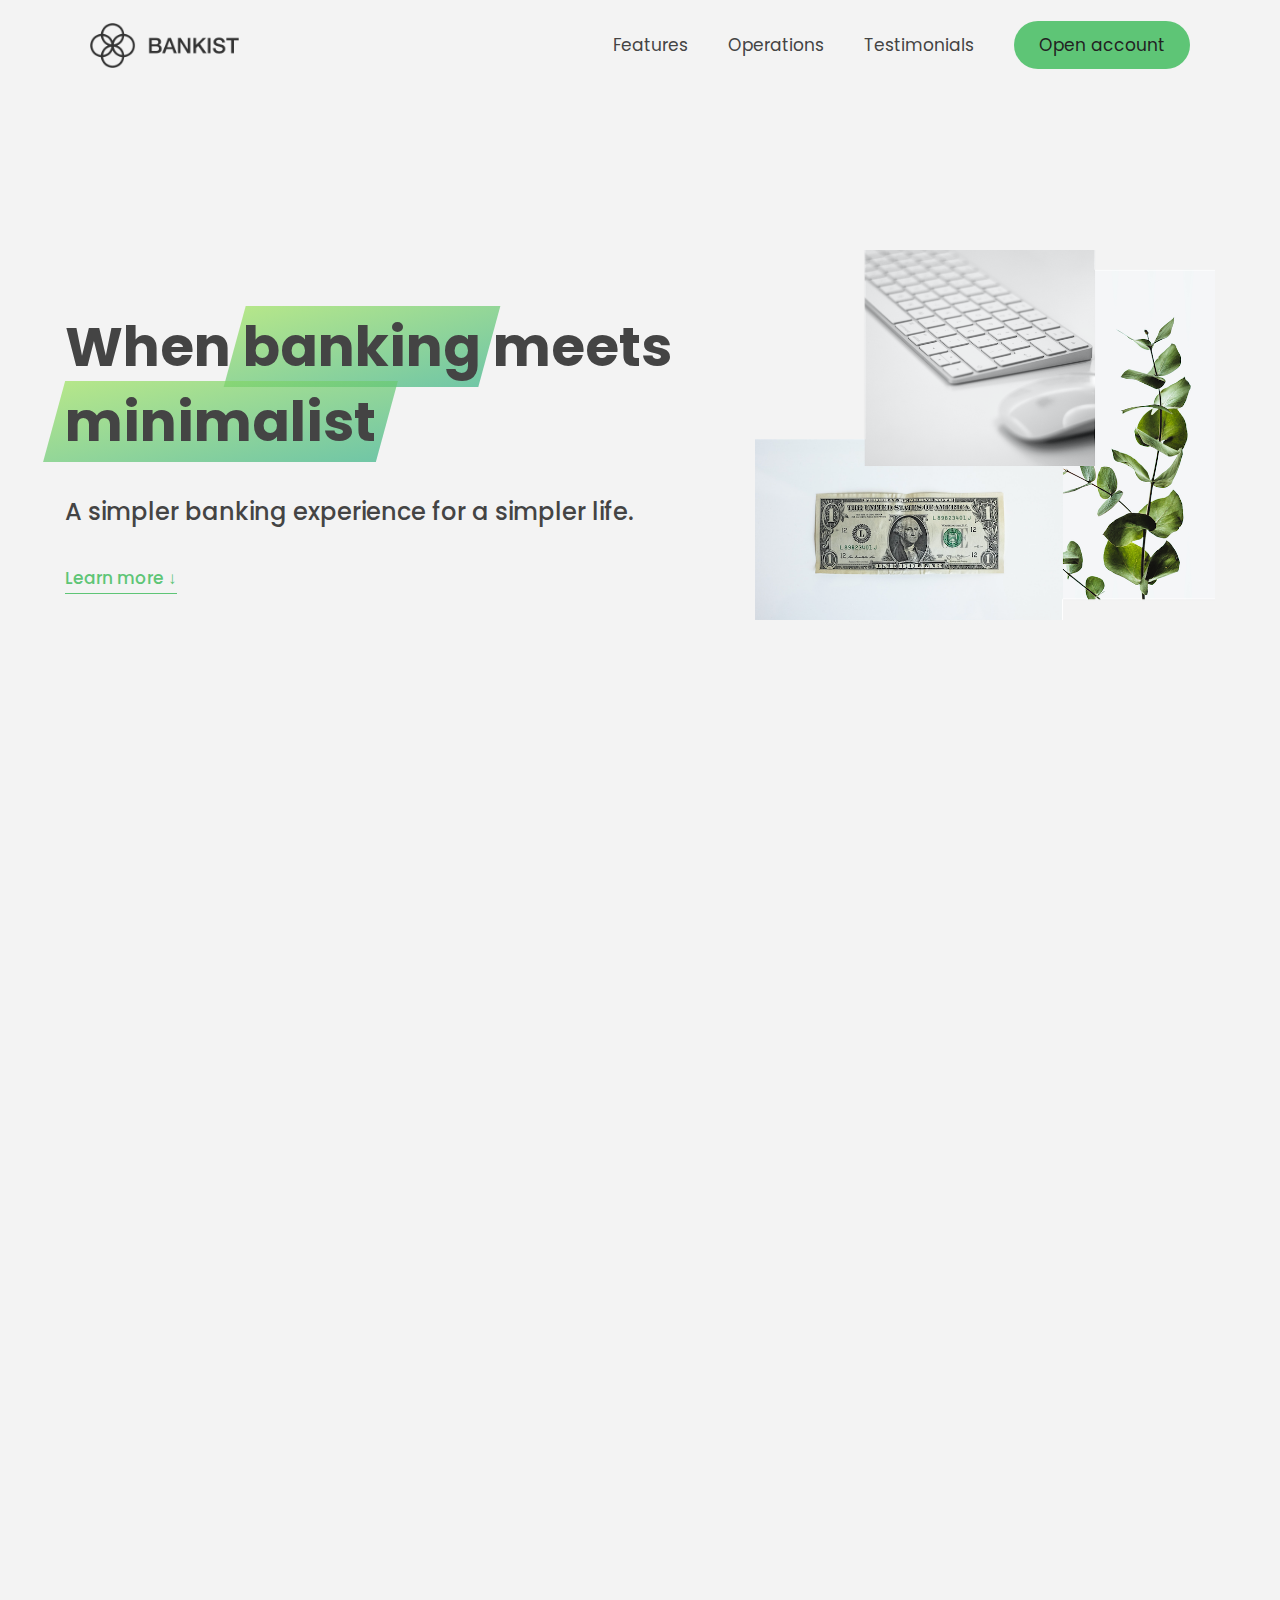
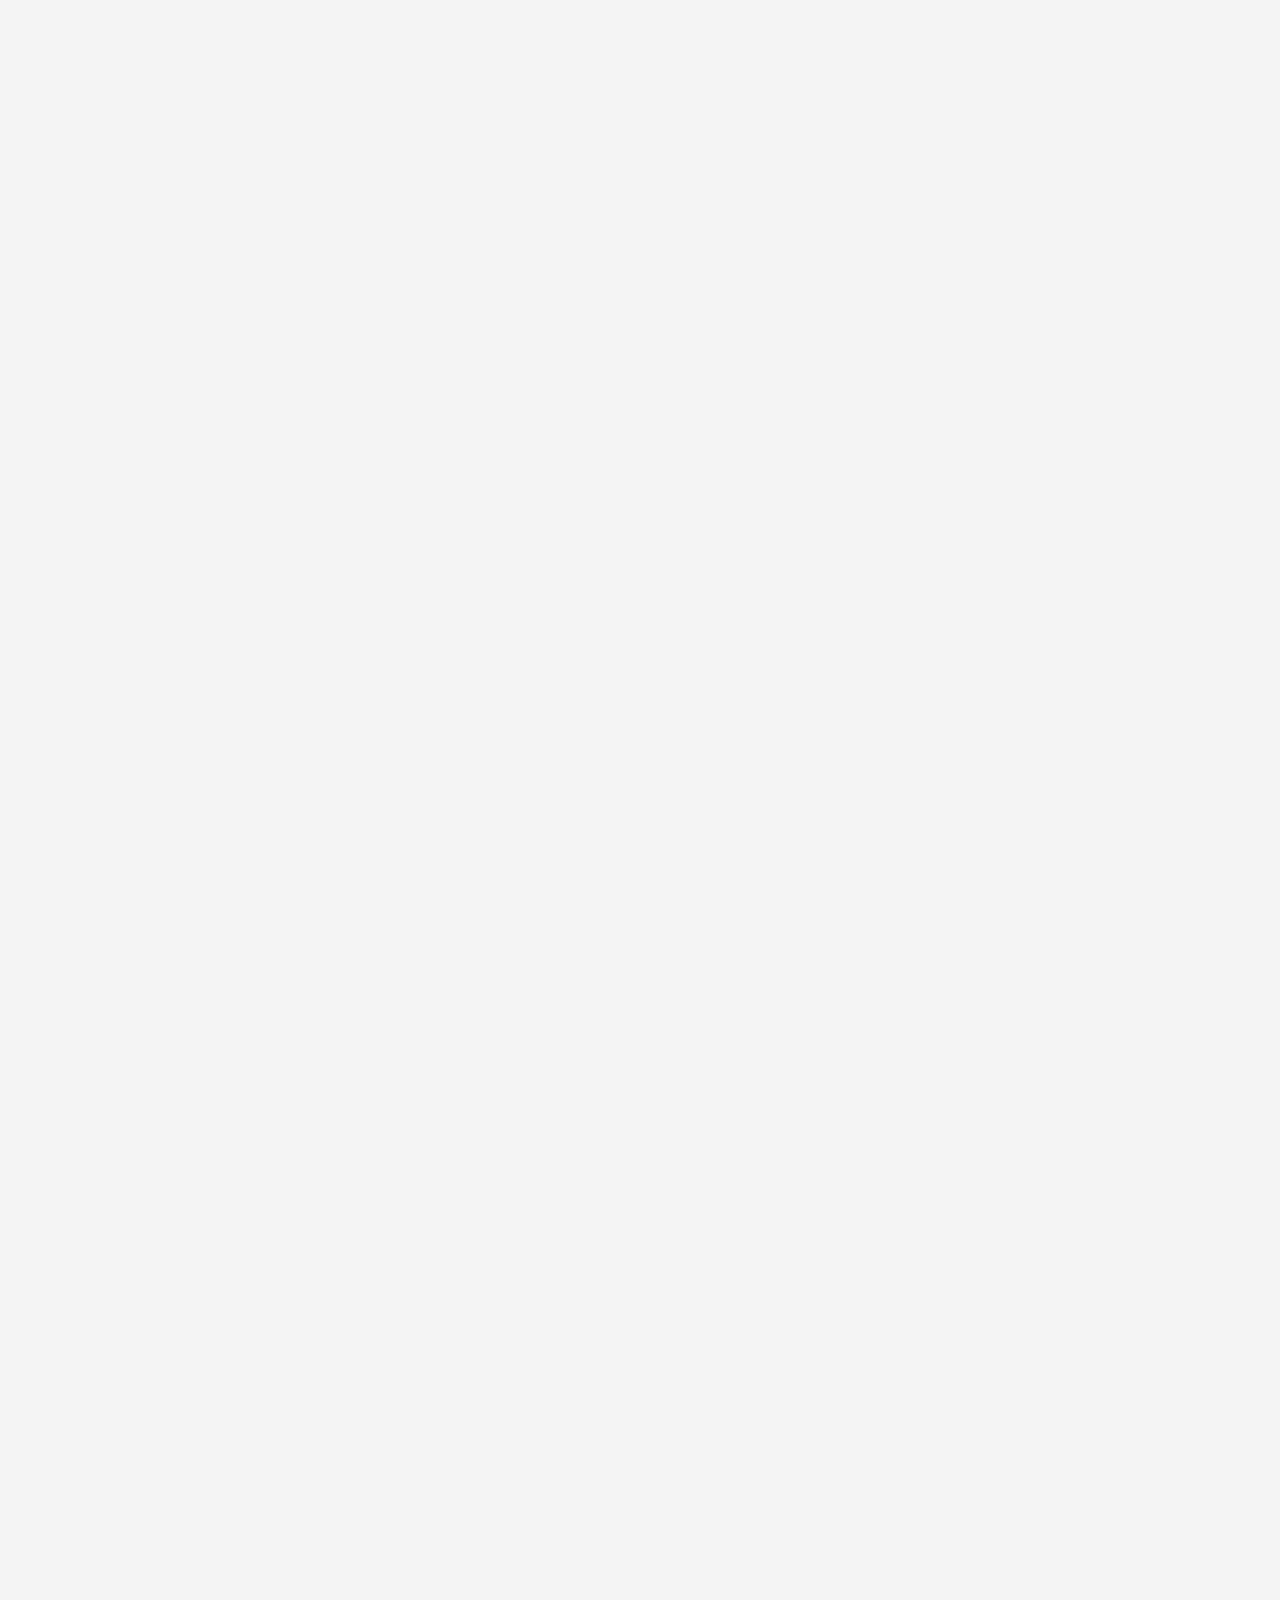
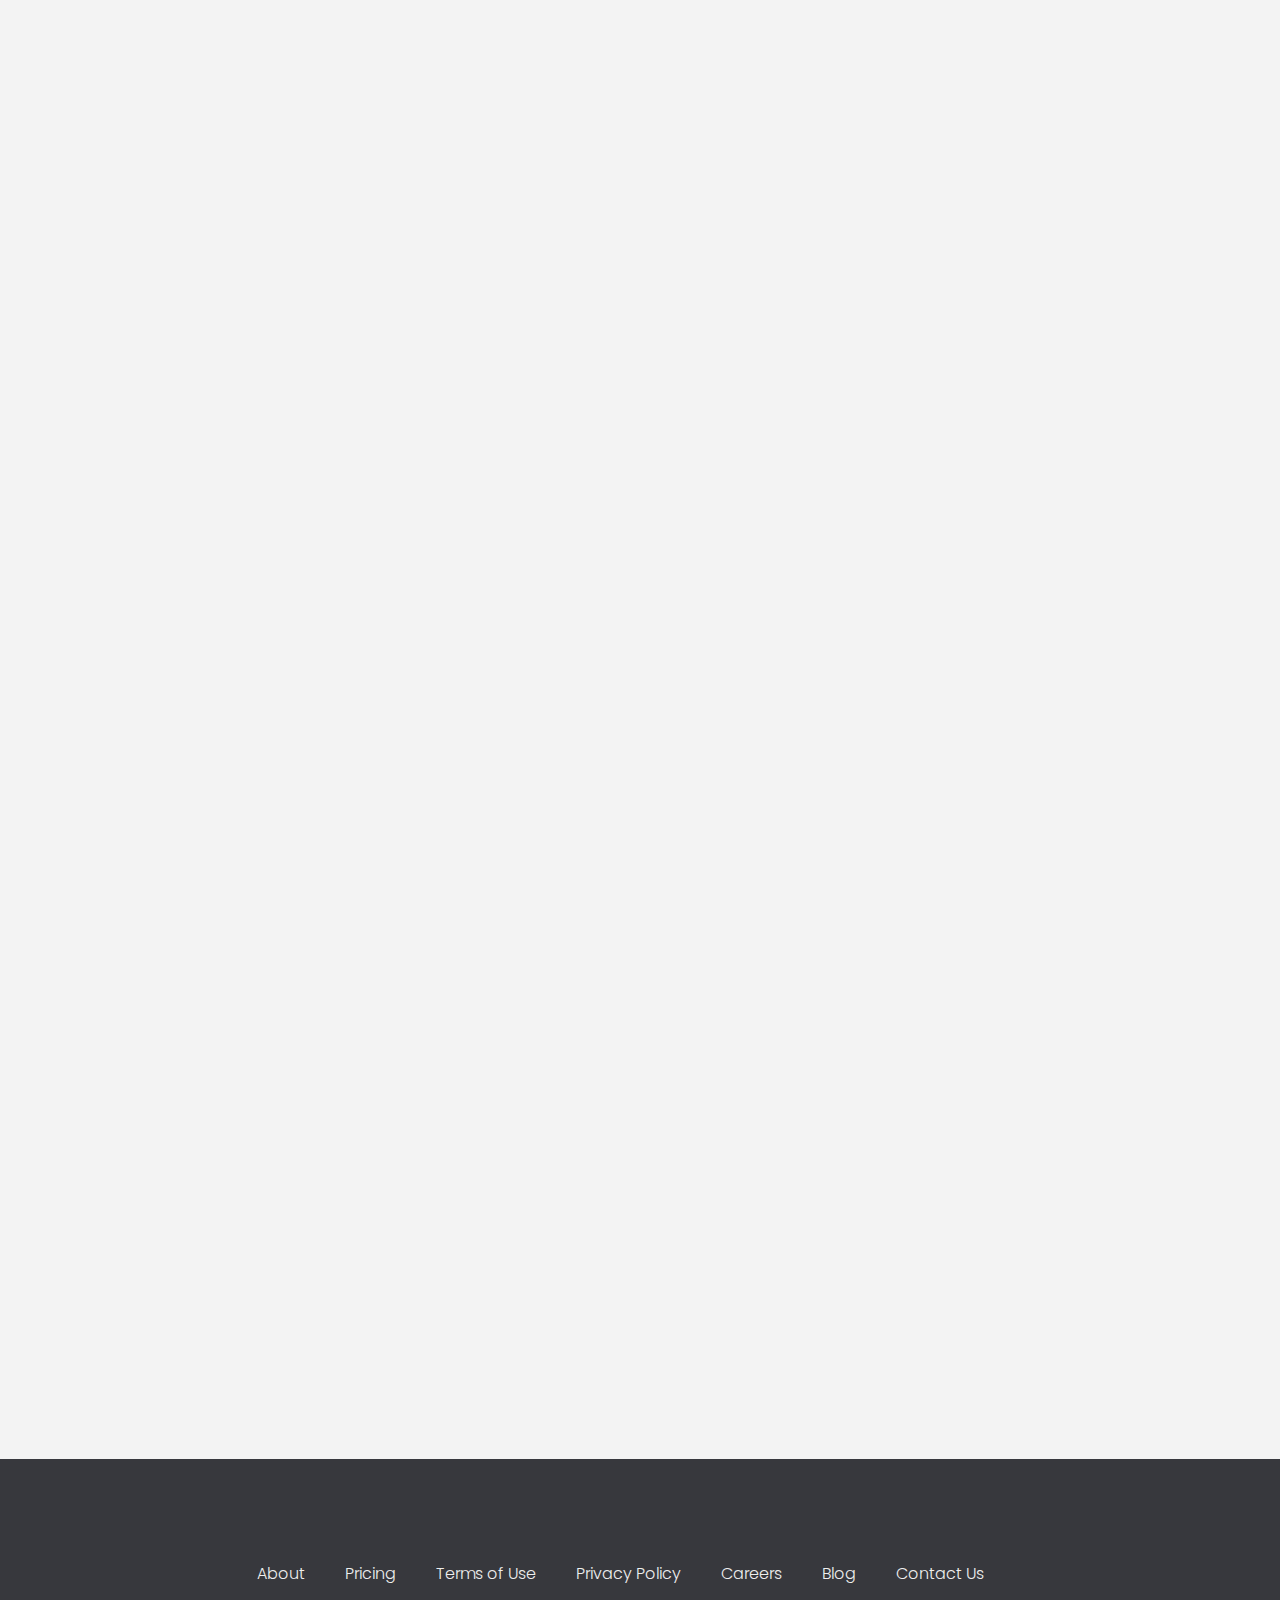
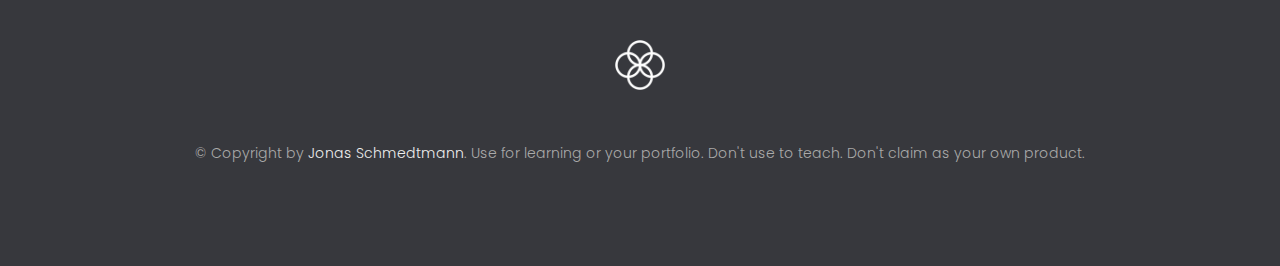
<file: Coding-challenge/Lab5_6/index.html>
<!DOCTYPE html>
<html lang="en">
  <head>
    <meta charset="UTF-8" />
    <meta name="viewport" content="width=device-width, initial-scale=1.0" />
    <meta http-equiv="X-UA-Compatible" content="ie=edge" />
    <link rel="shortcut icon" type="image/png" href="img/icon.png" />

    <link
      href="https://fonts.googleapis.com/css?family=Poppins:300,400,500,600&display=swap"
      rel="stylesheet"
    />
    <link rel="stylesheet" href="style.css" />
    <title>Bankist | When Banking meets Minimalist</title>

    <script defer src="script.js"></script>
  </head>
  <body>
    <header class="header">
      <nav class="nav">
        <img
          src="img/logo.png"
          alt="Bankist logo"
          class="nav__logo"
          id="logo"
          designer="Jonas"
          data-version-number="3.0"
        />
        <ul class="nav__links">
          <li class="nav__item">
            <a class="nav__link" href="#section--1">Features</a>
          </li>
          <li class="nav__item">
            <a class="nav__link" href="#section--2">Operations</a>
          </li>
          <li class="nav__item">
            <a class="nav__link" href="#section--3">Testimonials</a>
          </li>
          <li class="nav__item">
            <a class="nav__link nav__link--btn btn--show-modal" href="#"
              >Open account</a
            >
          </li>
        </ul>
      </nav>

      <div class="header__title">
        <!-- <h1 onclick="alert('HTML alert')"> -->
        <h1>
          When
          <!-- Green highlight effect -->
          <span class="highlight">banking</span>
          meets<br />
          <span class="highlight">minimalist</span>
        </h1>
        <h4>A simpler banking experience for a simpler life.</h4>
        <button class="btn--text btn--scroll-to">Learn more &DownArrow;</button>
        <img
          src="img/hero.png"
          class="header__img"
          alt="Minimalist bank items"
        />
      </div>
    </header>

    <section class="section" id="section--1">
      <div class="section__title">
        <h2 class="section__description">Features</h2>
        <h3 class="section__header">
          Everything you need in a modern bank and more.
        </h3>
      </div>

      <div class="features">
        <img
          src="img/digital-lazy.jpg"
          data-src="img/digital.jpg"
          alt="Computer"
          class="features__img lazy-img"
        />
        <div class="features__feature">
          <div class="features__icon">
            <svg>
              <use xlink:href="img/icons.svg#icon-monitor"></use>
            </svg>
          </div>
          <h5 class="features__header">100% digital bank</h5>
          <p>
            Lorem ipsum dolor sit amet consectetur adipisicing elit. Unde alias
            sint quos? Accusantium a fugiat porro reiciendis saepe quibusdam
            debitis ducimus.
          </p>
        </div>

        <div class="features__feature">
          <div class="features__icon">
            <svg>
              <use xlink:href="img/icons.svg#icon-trending-up"></use>
            </svg>
          </div>
          <h5 class="features__header">Watch your money grow</h5>
          <p>
            Nesciunt quos autem dolorum voluptates cum dolores dicta fuga
            inventore ab? Nulla incidunt eius numquam sequi iste pariatur
            quibusdam!
          </p>
        </div>
        <img
          src="img/grow-lazy.jpg"
          data-src="img/grow.jpg"
          alt="Plant"
          class="features__img lazy-img"
        />

        <img
          src="img/card-lazy.jpg"
          data-src="img/card.jpg"
          alt="Credit card"
          class="features__img lazy-img"
        />
        <div class="features__feature">
          <div class="features__icon">
            <svg>
              <use xlink:href="img/icons.svg#icon-credit-card"></use>
            </svg>
          </div>
          <h5 class="features__header">Free debit card included</h5>
          <p>
            Quasi, fugit in cumque cupiditate reprehenderit debitis animi enim
            eveniet consequatur odit quam quos possimus assumenda dicta fuga
            inventore ab.
          </p>
        </div>
      </div>
    </section>

    <section class="section" id="section--2">
      <div class="section__title">
        <h2 class="section__description">Operations</h2>
        <h3 class="section__header">
          Everything as simple as possible, but no simpler.
        </h3>
      </div>

      <div class="operations">
        <div class="operations__tab-container">
          <button
            class="btn operations__tab operations__tab--1 operations__tab--active"
            data-tab="1"
          >
            <span>01</span>Instant Transfers
          </button>
          <button class="btn operations__tab operations__tab--2" data-tab="2">
            <span>02</span>Instant Loans
          </button>
          <button class="btn operations__tab operations__tab--3" data-tab="3">
            <span>03</span>Instant Closing
          </button>
        </div>
        <div
          class="operations__content operations__content--1 operations__content--active"
        >
          <div class="operations__icon operations__icon--1">
            <svg>
              <use xlink:href="img/icons.svg#icon-upload"></use>
            </svg>
          </div>
          <h5 class="operations__header">
            Tranfser money to anyone, instantly! No fees, no BS.
          </h5>
          <p>
            Lorem ipsum dolor sit amet, consectetur adipisicing elit, sed do
            eiusmod tempor incididunt ut labore et dolore magna aliqua. Ut enim
            ad minim veniam, quis nostrud exercitation ullamco laboris nisi ut
            aliquip ex ea commodo consequat.
          </p>
        </div>

        <div class="operations__content operations__content--2">
          <div class="operations__icon operations__icon--2">
            <svg>
              <use xlink:href="img/icons.svg#icon-home"></use>
            </svg>
          </div>
          <h5 class="operations__header">
            Buy a home or make your dreams come true, with instant loans.
          </h5>
          <p>
            Duis aute irure dolor in reprehenderit in voluptate velit esse
            cillum dolore eu fugiat nulla pariatur. Excepteur sint occaecat
            cupidatat non proident, sunt in culpa qui officia deserunt mollit
            anim id est laborum.
          </p>
        </div>
        <div class="operations__content operations__content--3">
          <div class="operations__icon operations__icon--3">
            <svg>
              <use xlink:href="img/icons.svg#icon-user-x"></use>
            </svg>
          </div>
          <h5 class="operations__header">
            No longer need your account? No problem! Close it instantly.
          </h5>
          <p>
            Excepteur sint occaecat cupidatat non proident, sunt in culpa qui
            officia deserunt mollit anim id est laborum. Ut enim ad minim
            veniam, quis nostrud exercitation ullamco laboris nisi ut aliquip ex
            ea commodo consequat.
          </p>
        </div>
      </div>
    </section>

    <section class="section" id="section--3">
      <div class="section__title section__title--testimonials">
        <h2 class="section__description">Not sure yet?</h2>
        <h3 class="section__header">
          Millions of Bankists are already making their lifes simpler.
        </h3>
      </div>

      <div class="slider">
        <div class="slide">
          <div class="testimonial">
            <h5 class="testimonial__header">Best financial decision ever!</h5>
            <blockquote class="testimonial__text">
              Lorem ipsum dolor sit, amet consectetur adipisicing elit.
              Accusantium quas quisquam non? Quas voluptate nulla minima
              deleniti optio ullam nesciunt, numquam corporis et asperiores
              laboriosam sunt, praesentium suscipit blanditiis. Necessitatibus
              id alias reiciendis, perferendis facere pariatur dolore veniam
              autem esse non voluptatem saepe provident nihil molestiae.
            </blockquote>
            <address class="testimonial__author">
              <img src="img/user-1.jpg" alt="" class="testimonial__photo" />
              <h6 class="testimonial__name">Aarav Lynn</h6>
              <p class="testimonial__location">San Francisco, USA</p>
            </address>
          </div>
        </div>

        <div class="slide">
          <div class="testimonial">
            <h5 class="testimonial__header">
              The last step to becoming a complete minimalist
            </h5>
            <blockquote class="testimonial__text">
              Quisquam itaque deserunt ullam, quia ea repellendus provident,
              ducimus neque ipsam modi voluptatibus doloremque, corrupti
              laborum. Incidunt numquam perferendis veritatis neque repellendus.
              Lorem, ipsum dolor sit amet consectetur adipisicing elit. Illo
              deserunt exercitationem deleniti.
            </blockquote>
            <address class="testimonial__author">
              <img src="img/user-2.jpg" alt="" class="testimonial__photo" />
              <h6 class="testimonial__name">Miyah Miles</h6>
              <p class="testimonial__location">London, UK</p>
            </address>
          </div>
        </div>

        <div class="slide">
          <div class="testimonial">
            <h5 class="testimonial__header">
              Finally free from old-school banks
            </h5>
            <blockquote class="testimonial__text">
              Debitis, nihil sit minus suscipit magni aperiam vel tenetur
              incidunt commodi architecto numquam omnis nulla autem,
              necessitatibus blanditiis modi similique quidem. Odio aliquam
              culpa dicta beatae quod maiores ipsa minus consequatur error sunt,
              deleniti saepe aliquid quos inventore sequi. Necessitatibus id
              alias reiciendis, perferendis facere.
            </blockquote>
            <address class="testimonial__author">
              <img src="img/user-3.jpg" alt="" class="testimonial__photo" />
              <h6 class="testimonial__name">Francisco Gomes</h6>
              <p class="testimonial__location">Lisbon, Portugal</p>
            </address>
          </div>
        </div>

        <button class="slider__btn slider__btn--left">&larr;</button>
        <button class="slider__btn slider__btn--right">&rarr;</button>
        <div class="dots"></div>
      </div>
    </section>

    <section class="section section--sign-up">
      <div class="section__title">
        <h3 class="section__header">
          The best day to join Bankist was one year ago. The second best is
          today!
        </h3>
      </div>
      <button class="btn btn--show-modal">Open your free account today!</button>
    </section>

    <footer class="footer">
      <ul class="footer__nav">
        <li class="footer__item">
          <a class="footer__link" href="#">About</a>
        </li>
        <li class="footer__item">
          <a class="footer__link" href="#">Pricing</a>
        </li>
        <li class="footer__item">
          <a class="footer__link" href="#">Terms of Use</a>
        </li>
        <li class="footer__item">
          <a class="footer__link" href="#">Privacy Policy</a>
        </li>
        <li class="footer__item">
          <a class="footer__link" href="#">Careers</a>
        </li>
        <li class="footer__item">
          <a class="footer__link" href="#">Blog</a>
        </li>
        <li class="footer__item">
          <a class="footer__link" href="#">Contact Us</a>
        </li>
      </ul>
      <img src="img/icon.png" alt="Logo" class="footer__logo" />
      <p class="footer__copyright">
        &copy; Copyright by
        <a
          class="footer__link twitter-link"
          target="_blank"
          href="https://twitter.com/jonasschmedtman"
          >Jonas Schmedtmann</a
        >. Use for learning or your portfolio. Don't use to teach. Don't claim
        as your own product.
      </p>
    </footer>

    <div class="modal hidden">
      <button class="btn--close-modal">&times;</button>
      <h2 class="modal__header">
        Open your bank account <br />
        in just <span class="highlight">5 minutes</span>
      </h2>
      <form class="modal__form">
        <label>First Name</label>
        <input type="text" />
        <label>Last Name</label>
        <input type="text" />
        <label>Email Address</label>
        <input type="email" />
        <button class="btn">Next step &rarr;</button>
      </form>
    </div>
    <div class="overlay hidden"></div>

    <!-- <script src="script.js"></script> -->
  </body>
</html>
</file>
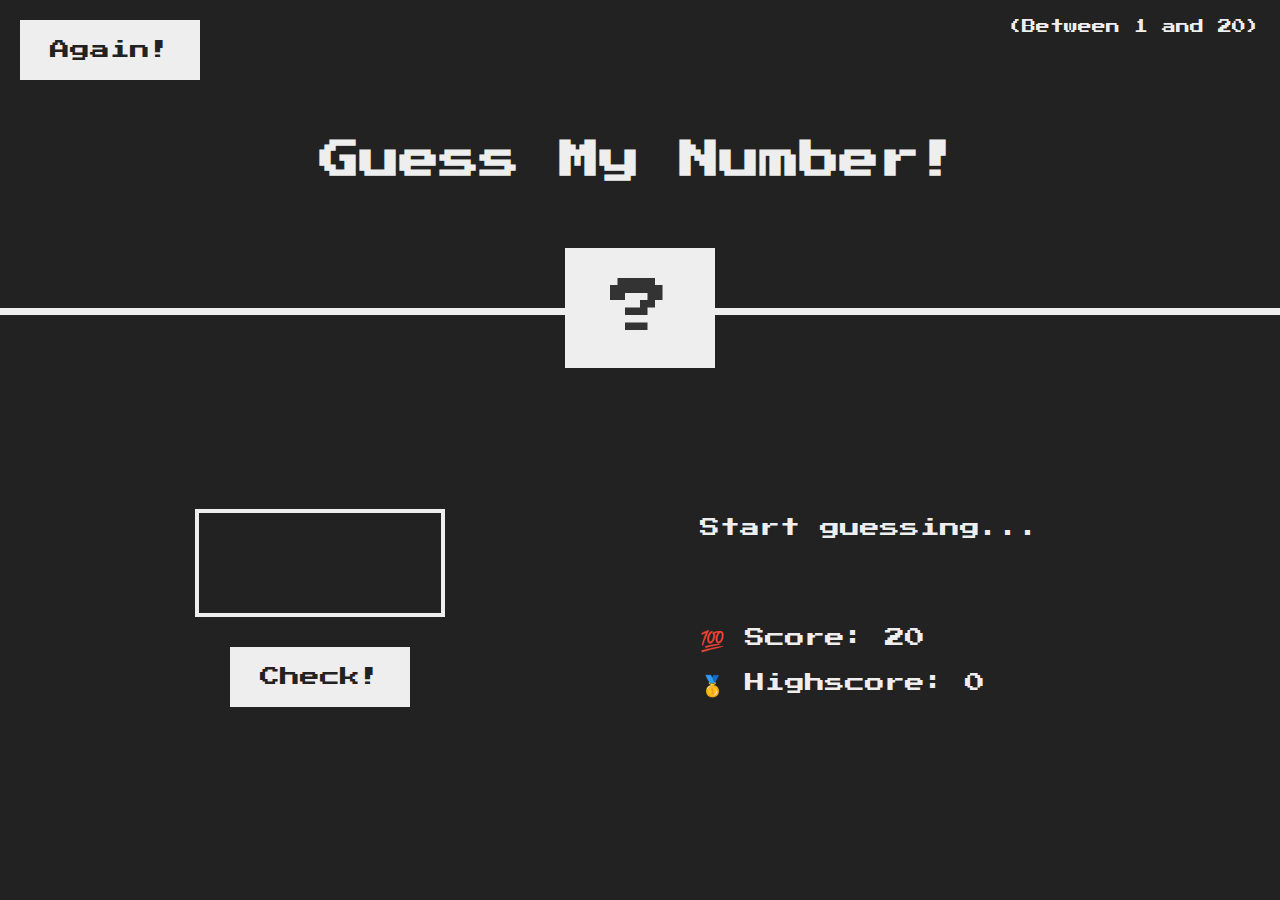
<file: Coding-challenge/Session-7/session7-coding-challenge-1/index.html>
<!DOCTYPE html>
<html lang="en">
  <head>
    <meta charset="UTF-8" />
    <meta name="viewport" content="width=device-width, initial-scale=1.0" />
    <meta http-equiv="X-UA-Compatible" content="ie=edge" />
    <link rel="stylesheet" href="style.css" />
    <title>Guess My Number!</title>
  </head>
  <body>
    <header>
      <h1>Guess My Number!</h1>
      <p class="between">(Between 1 and 20)</p>
      <button class="btn again">Again!</button>
      <div class="number">?</div>
    </header>
    <main>
      <section class="left">
        <input type="number" class="guess" />
        <button class="btn check">Check!</button>
      </section>
      <section class="right">
        <p class="message">Start guessing...</p>
        <p class="label-score">💯 Score: <span class="score">20</span></p>
        <p class="label-highscore">
          🥇 Highscore: <span class="highscore">0</span>
        </p>
      </section>
    </main>
    <script src="script.js"></script>
  </body>
</html>
</file>
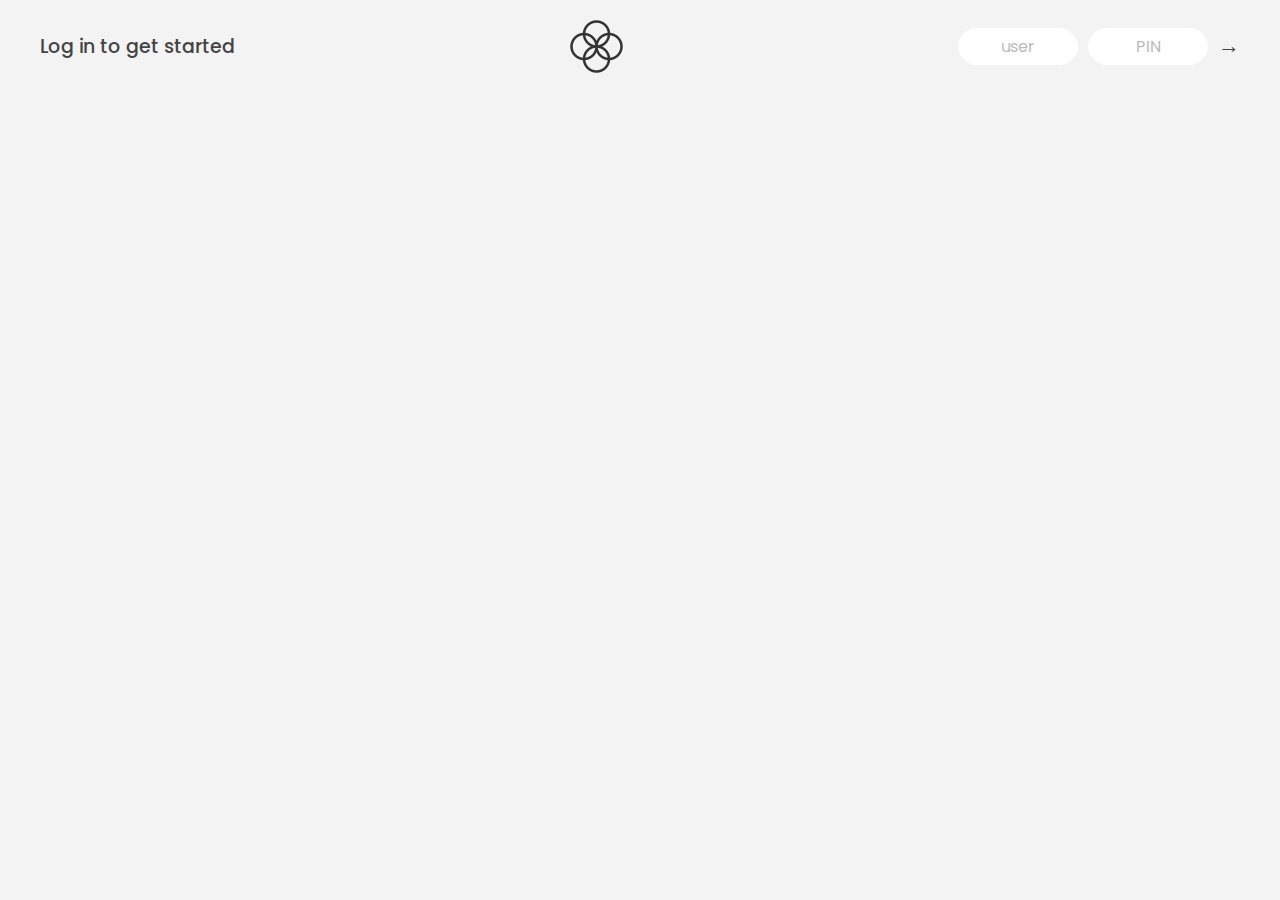
<file: Coding-challenge/Section-11/Lab/Lab4/index.html>
<!DOCTYPE html>
<html lang="en">
  <head>
    <meta charset="UTF-8" />
    <meta name="viewport" content="width=device-width, initial-scale=1.0" />
    <meta http-equiv="X-UA-Compatible" content="ie=edge" />
    <link rel="shortcut icon" type="image/png" href="/icon.png" />

    <link
      href="https://fonts.googleapis.com/css?family=Poppins:400,500,600&display=swap"
      rel="stylesheet"
    />

    <link rel="stylesheet" href="style.css" />
    <title>Bankist</title>
  </head>
  <body>
    <!-- TOP NAVIGATION -->
    <nav>
      <p class="welcome">Log in to get started</p>
      <img src="logo.png" alt="Logo" class="logo" />
      <form class="login">
        <input
          type="text"
          placeholder="user"
          class="login__input login__input--user"
        />
        <!-- In practice, use type="password" -->
        <input
          type="text"
          placeholder="PIN"
          maxlength="4"
          class="login__input login__input--pin"
        />
        <button class="login__btn">&rarr;</button>
      </form>
    </nav>

    <main class="app">
      <!-- BALANCE -->
      <div class="balance">
        <div>
          <p class="balance__label">Current balance</p>
          <p class="balance__date">
            As of <span class="date">05/03/2037</span>
          </p>
        </div>
        <p class="balance__value">0000€</p>
      </div>

      <!-- MOVEMENTS -->
      <div class="movements">
        <div class="movements__row">
          <div class="movements__type movements__type--deposit">2 deposit</div>
          <div class="movements__date">3 days ago</div>
          <div class="movements__value">4 000€</div>
        </div>
        <div class="movements__row">
          <div class="movements__type movements__type--withdrawal">
            1 withdrawal
          </div>
          <div class="movements__date">24/01/2037</div>
          <div class="movements__value">-378€</div>
        </div>
      </div>

      <!-- SUMMARY -->
      <div class="summary">
        <p class="summary__label">In</p>
        <p class="summary__value summary__value--in">0000€</p>
        <p class="summary__label">Out</p>
        <p class="summary__value summary__value--out">0000€</p>
        <p class="summary__label">Interest</p>
        <p class="summary__value summary__value--interest">0000€</p>
        <button class="btn--sort">&downarrow; SORT</button>
      </div>

      <!-- OPERATION: TRANSFERS -->
      <div class="operation operation--transfer">
        <h2>Transfer money</h2>
        <form class="form form--transfer">
          <input type="text" class="form__input form__input--to" />
          <input type="number" class="form__input form__input--amount" />
          <button class="form__btn form__btn--transfer">&rarr;</button>
          <label class="form__label">Transfer to</label>
          <label class="form__label">Amount</label>
        </form>
      </div>

      <!-- OPERATION: LOAN -->
      <div class="operation operation--loan">
        <h2>Request loan</h2>
        <form class="form form--loan">
          <input type="number" class="form__input form__input--loan-amount" />
          <button class="form__btn form__btn--loan">&rarr;</button>
          <label class="form__label form__label--loan">Amount</label>
        </form>
      </div>

      <!-- OPERATION: CLOSE -->
      <div class="operation operation--close">
        <h2>Close account</h2>
        <form class="form form--close">
          <input type="text" class="form__input form__input--user" />
          <input
            type="password"
            maxlength="6"
            class="form__input form__input--pin"
          />
          <button class="form__btn form__btn--close">&rarr;</button>
          <label class="form__label">Confirm user</label>
          <label class="form__label">Confirm PIN</label>
        </form>
      </div>

      <!-- LOGOUT TIMER -->
      <p class="logout-timer">
        You will be logged out in <span class="timer">05:00</span>
      </p>
    </main>

    <!-- <footer>
      &copy; by Jonas Schmedtmann. Don't claim as your own :)
    </footer> -->

    <script src="script.js"></script>
  </body>
</html>
</file>
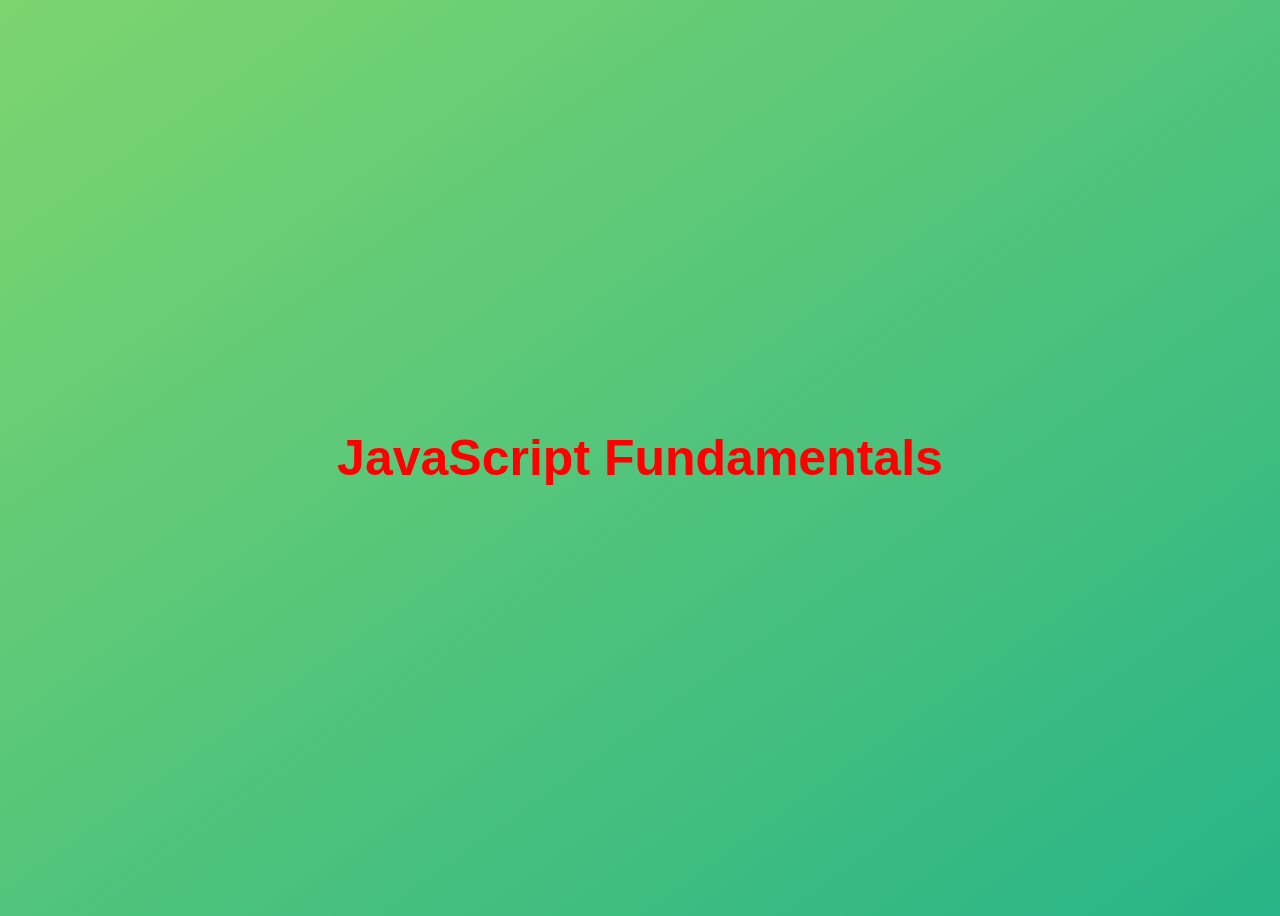
<file: Secsion-10/Section10.html>
<!DOCTYPE html>
<html lang="en">
  <head>
    <meta charset="UTF-8" />
    <meta name="viewport" content="width=device-width, initial-scale=1.0" />
    <meta http-equiv="X-UA-Compatible" content="ie=edge" />
    <title>JavaScript Fundamentals – Part 2</title>
    <style>
      body {
        height: 100vh;
        display: flex;
        align-items: center;
        background: linear-gradient(to top left, #28b487, #7dd56f);
      }
      h1 {
        font-family: sans-serif;
        font-size: 50px;
        line-height: 1.3;
        width: 100%;
        padding: 30px;
        text-align: center;
        color: white;
      }
    </style>
  </head>
  <body>
    <h1>JavaScript Fundamentals</h1>
    <script src="S10-codingchallage2.js"></script>
  </body>
</html>
</file>
<file: Coding-challenge/Lab5_6/style.css>
/* The page is NOT responsive. You can implement responsiveness yourself if you wanna have some fun 😃 */

:root {
  --color-primary: #5ec576;
  --color-secondary: #ffcb03;
  --color-tertiary: #ff585f;
  --color-primary-darker: #4bbb7d;
  --color-secondary-darker: #ffbb00;
  --color-tertiary-darker: #fd424b;
  --color-primary-opacity: #5ec5763a;
  --color-secondary-opacity: #ffcd0331;
  --color-tertiary-opacity: #ff58602d;
  --gradient-primary: linear-gradient(to top left, #39b385, #9be15d);
  --gradient-secondary: linear-gradient(to top left, #ffb003, #ffcb03);
}

* {
  margin: 0;
  padding: 0;
  box-sizing: inherit;
}

html {
  font-size: 62.5%;
  box-sizing: border-box;
}

body {
  font-family: 'Poppins', sans-serif;
  font-weight: 300;
  color: #444;
  line-height: 1.9;
  background-color: #f3f3f3;
}

/* GENERAL ELEMENTS */
.section {
  padding: 15rem 3rem;
  border-top: 1px solid #ddd;

  transition: transform 1s, opacity 1s;
}

.section--hidden {
  opacity: 0;
  transform: translateY(8rem);
}

.section__title {
  max-width: 80rem;
  margin: 0 auto 8rem auto;
}

.section__description {
  font-size: 1.8rem;
  font-weight: 600;
  text-transform: uppercase;
  color: var(--color-primary);
  margin-bottom: 1rem;
}

.section__header {
  font-size: 4rem;
  line-height: 1.3;
  font-weight: 500;
}

.btn {
  display: inline-block;
  background-color: var(--color-primary);
  font-size: 1.6rem;
  font-family: inherit;
  font-weight: 500;
  border: none;
  padding: 1.25rem 4.5rem;
  border-radius: 10rem;
  cursor: pointer;
  transition: all 0.3s;
}

.btn:hover {
  background-color: var(--color-primary-darker);
}

.btn--text {
  display: inline-block;
  background: none;
  font-size: 1.7rem;
  font-family: inherit;
  font-weight: 500;
  color: var(--color-primary);
  border: none;
  border-bottom: 1px solid currentColor;
  padding-bottom: 2px;
  cursor: pointer;
  transition: all 0.3s;
}

p {
  color: #666;
}

/* This is BAD for accessibility! Don't do in the real world! */
button:focus {
  outline: none;
}

img {
  transition: filter 0.5s;
}

.lazy-img {
  filter: blur(20px);
}

/* NAVIGATION */
.nav {
  display: flex;
  justify-content: space-between;
  align-items: center;
  height: 9rem;
  width: 100%;
  padding: 0 6rem;
  z-index: 100;
}

/* nav and stickly class at the same time */
.nav.sticky {
  position: fixed;
  background-color: rgba(255, 255, 255, 0.95);
}

.nav__logo {
  height: 4.5rem;
  transition: all 0.3s;
}

.nav__links {
  display: flex;
  align-items: center;
  list-style: none;
}

.nav__item {
  margin-left: 4rem;
}

.nav__link:link,
.nav__link:visited {
  font-size: 1.7rem;
  font-weight: 400;
  color: inherit;
  text-decoration: none;
  display: block;
  transition: all 0.3s;
}

.nav__link--btn:link,
.nav__link--btn:visited {
  padding: 0.8rem 2.5rem;
  border-radius: 3rem;
  background-color: var(--color-primary);
  color: #222;
}

.nav__link--btn:hover,
.nav__link--btn:active {
  color: inherit;
  background-color: var(--color-primary-darker);
  color: #333;
}

/* HEADER */
.header {
  padding: 0 3rem;
  height: 100vh;
  display: flex;
  flex-direction: column;
  align-items: center;
}

.header__title {
  flex: 1;

  max-width: 115rem;
  display: grid;
  grid-template-columns: 3fr 2fr;
  row-gap: 3rem;
  align-content: center;
  justify-content: center;

  align-items: start;
  justify-items: start;
}

h1 {
  font-size: 5.5rem;
  line-height: 1.35;
}

h4 {
  font-size: 2.4rem;
  font-weight: 500;
}

.header__img {
  width: 100%;
  grid-column: 2 / 3;
  grid-row: 1 / span 4;
  transform: translateY(-6rem);
}

.highlight {
  position: relative;
}

.highlight::after {
  display: block;
  content: '';
  position: absolute;
  bottom: 0;
  left: 0;
  height: 100%;
  width: 100%;
  z-index: -1;
  opacity: 0.7;
  transform: scale(1.07, 1.05) skewX(-15deg);
  background-image: var(--gradient-primary);
}

/* FEATURES */
.features {
  display: grid;
  grid-template-columns: 1fr 1fr;
  gap: 4rem;
  margin: 0 12rem;
}

.features__img {
  width: 100%;
}

.features__feature {
  align-self: center;
  justify-self: center;
  width: 70%;
  font-size: 1.5rem;
}

.features__icon {
  display: flex;
  align-items: center;
  justify-content: center;
  background-color: var(--color-primary-opacity);
  height: 5.5rem;
  width: 5.5rem;
  border-radius: 50%;
  margin-bottom: 2rem;
}

.features__icon svg {
  height: 2.5rem;
  width: 2.5rem;
  fill: var(--color-primary);
}

.features__header {
  font-size: 2rem;
  margin-bottom: 1rem;
}

/* OPERATIONS */
.operations {
  max-width: 100rem;
  margin: 12rem auto 0 auto;

  background-color: #fff;
}

.operations__tab-container {
  display: flex;
  justify-content: center;
}

.operations__tab {
  margin-right: 2.5rem;
  transform: translateY(-50%);
}

.operations__tab span {
  margin-right: 1rem;
  font-weight: 600;
  display: inline-block;
}

.operations__tab--1 {
  background-color: var(--color-secondary);
}

.operations__tab--1:hover {
  background-color: var(--color-secondary-darker);
}

.operations__tab--3 {
  background-color: var(--color-tertiary);
  margin: 0;
}

.operations__tab--3:hover {
  background-color: var(--color-tertiary-darker);
}

.operations__tab--active {
  transform: translateY(-66%);
}

.operations__content {
  display: none;

  /* JUST PRESENTATIONAL */
  font-size: 1.7rem;
  padding: 2.5rem 7rem 6.5rem 7rem;
}

.operations__content--active {
  display: grid;
  grid-template-columns: 7rem 1fr;
  column-gap: 3rem;
  row-gap: 0.5rem;
}

.operations__header {
  font-size: 2.25rem;
  font-weight: 500;
  align-self: center;
}

.operations__icon {
  display: flex;
  align-items: center;
  justify-content: center;
  height: 7rem;
  width: 7rem;
  border-radius: 50%;
}

.operations__icon svg {
  height: 2.75rem;
  width: 2.75rem;
}

.operations__content p {
  grid-column: 2;
}

.operations__icon--1 {
  background-color: var(--color-secondary-opacity);
}
.operations__icon--2 {
  background-color: var(--color-primary-opacity);
}
.operations__icon--3 {
  background-color: var(--color-tertiary-opacity);
}
.operations__icon--1 svg {
  fill: var(--color-secondary-darker);
}
.operations__icon--2 svg {
  fill: var(--color-primary);
}
.operations__icon--3 svg {
  fill: var(--color-tertiary);
}

/* SLIDER */
.slider {
  max-width: 100rem;
  height: 50rem;
  margin: 0 auto;
  position: relative;

  /* IN THE END */
  overflow: hidden;
}

.slide {
  position: absolute;
  top: 0;
  width: 100%;
  height: 50rem;

  display: flex;
  align-items: center;
  justify-content: center;

  /* THIS creates the animation! */
  transition: transform 1s;
}

.slide > img {
  /* Only for images that have different size than slide */
  width: 100%;
  height: 100%;
  object-fit: cover;
}

.slider__btn {
  position: absolute;
  top: 50%;
  z-index: 10;

  border: none;
  background: rgba(255, 255, 255, 0.7);
  font-family: inherit;
  color: #333;
  border-radius: 50%;
  height: 5.5rem;
  width: 5.5rem;
  font-size: 3.25rem;
  cursor: pointer;
}

.slider__btn--left {
  left: 6%;
  transform: translate(-50%, -50%);
}

.slider__btn--right {
  right: 6%;
  transform: translate(50%, -50%);
}

.dots {
  position: absolute;
  bottom: 5%;
  left: 50%;
  transform: translateX(-50%);
  display: flex;
}

.dots__dot {
  border: none;
  background-color: #b9b9b9;
  opacity: 0.7;
  height: 1rem;
  width: 1rem;
  border-radius: 50%;
  margin-right: 1.75rem;
  cursor: pointer;
  transition: all 0.5s;

  /* Only necessary when overlying images */
  /* box-shadow: 0 0.6rem 1.5rem rgba(0, 0, 0, 0.7); */
}

.dots__dot:last-child {
  margin: 0;
}

.dots__dot--active {
  /* background-color: #fff; */
  background-color: #888;
  opacity: 1;
}

/* TESTIMONIALS */
.testimonial {
  width: 65%;
  position: relative;
}

.testimonial::before {
  content: '\201C';
  position: absolute;
  top: -5.7rem;
  left: -6.8rem;
  line-height: 1;
  font-size: 20rem;
  font-family: inherit;
  color: var(--color-primary);
  z-index: -1;
}

.testimonial__header {
  font-size: 2.25rem;
  font-weight: 500;
  margin-bottom: 1.5rem;
}

.testimonial__text {
  font-size: 1.7rem;
  margin-bottom: 3.5rem;
  color: #666;
}

.testimonial__author {
  margin-left: 3rem;
  font-style: normal;

  display: grid;
  grid-template-columns: 6.5rem 1fr;
  column-gap: 2rem;
}

.testimonial__photo {
  grid-row: 1 / span 2;
  width: 6.5rem;
  border-radius: 50%;
}

.testimonial__name {
  font-size: 1.7rem;
  font-weight: 500;
  align-self: end;
  margin: 0;
}

.testimonial__location {
  font-size: 1.5rem;
}

.section__title--testimonials {
  margin-bottom: 4rem;
}

/* SIGNUP */
.section--sign-up {
  background-color: #37383d;
  border-top: none;
  border-bottom: 1px solid #444;
  text-align: center;
  padding: 10rem 3rem;
}

.section--sign-up .section__header {
  color: #fff;
  text-align: center;
}

.section--sign-up .section__title {
  margin-bottom: 6rem;
}

.section--sign-up .btn {
  font-size: 1.9rem;
  padding: 2rem 5rem;
}

/* FOOTER */
.footer {
  padding: 10rem 3rem;
  background-color: #37383d;
}

.footer__nav {
  list-style: none;
  display: flex;
  justify-content: center;
  margin-bottom: 5rem;
}

.footer__item {
  margin-right: 4rem;
}

.footer__link {
  font-size: 1.6rem;
  color: #eee;
  text-decoration: none;
}

.footer__logo {
  height: 5rem;
  display: block;
  margin: 0 auto;
  margin-bottom: 5rem;
}

.footer__copyright {
  font-size: 1.4rem;
  color: #aaa;
  text-align: center;
}

.footer__copyright .footer__link {
  font-size: 1.4rem;
}

/* MODAL WINDOW */
.modal {
  position: fixed;
  top: 50%;
  left: 50%;
  transform: translate(-50%, -50%);
  max-width: 60rem;
  background-color: #f3f3f3;
  padding: 5rem 6rem;
  box-shadow: 0 4rem 6rem rgba(0, 0, 0, 0.3);
  z-index: 1000;
  transition: all 0.5s;
}

.overlay {
  position: fixed;
  top: 0;
  left: 0;
  width: 100%;
  height: 100%;
  background-color: rgba(0, 0, 0, 0.5);
  backdrop-filter: blur(4px);
  z-index: 100;
  transition: all 0.5s;
}

.modal__header {
  font-size: 3.25rem;
  margin-bottom: 4.5rem;
  line-height: 1.5;
}

.modal__form {
  margin: 0 3rem;
  display: grid;
  grid-template-columns: 1fr 2fr;
  align-items: center;
  gap: 2.5rem;
}

.modal__form label {
  font-size: 1.7rem;
  font-weight: 500;
}

.modal__form input {
  font-size: 1.7rem;
  padding: 1rem 1.5rem;
  border: 1px solid #ddd;
  border-radius: 0.5rem;
}

.modal__form button {
  grid-column: 1 / span 2;
  justify-self: center;
  margin-top: 1rem;
}

.btn--close-modal {
  font-family: inherit;
  color: inherit;
  position: absolute;
  top: 0.5rem;
  right: 2rem;
  font-size: 4rem;
  cursor: pointer;
  border: none;
  background: none;
}

.hidden {
  visibility: hidden;
  opacity: 0;
}

/* COOKIE MESSAGE */
.cookie-message {
  display: flex;
  align-items: center;
  justify-content: space-evenly;
  width: 100%;
  background-color: white;
  color: #bbb;
  font-size: 1.5rem;
  font-weight: 400;
}
</file>
<file: Coding-challenge/Session-7/session7-coding-challenge-1/style.css>
@import url('https://fonts.googleapis.com/css?family=Press+Start+2P&display=swap');

* {
  margin: 0;
  padding: 0;
  box-sizing: inherit;
}

html {
  font-size: 62.5%;
  box-sizing: border-box;
}

body {
  font-family: 'Press Start 2P', sans-serif;
  color: #eee;
  background-color: #222;
  /* background-color: #60b347; */
}

/* LAYOUT */
header {
  position: relative;
  height: 35vh;
  border-bottom: 7px solid #eee;
}

main {
  height: 65vh;
  color: #eee;
  display: flex;
  align-items: center;
  justify-content: space-around;
}

.left {
  width: 52rem;
  display: flex;
  flex-direction: column;
  align-items: center;
}

.right {
  width: 52rem;
  font-size: 2rem;
}

/* ELEMENTS STYLE */
h1 {
  font-size: 4rem;
  text-align: center;
  position: absolute;
  width: 100%;
  top: 52%;
  left: 50%;
  transform: translate(-50%, -50%);
}

.number {
  background: #eee;
  color: #333;
  font-size: 6rem;
  width: 15rem;
  padding: 3rem 0rem;
  text-align: center;
  position: absolute;
  bottom: 0;
  left: 50%;
  transform: translate(-50%, 50%);
}

.between {
  font-size: 1.4rem;
  position: absolute;
  top: 2rem;
  right: 2rem;
}

.again {
  position: absolute;
  top: 2rem;
  left: 2rem;
}

.guess {
  background: none;
  border: 4px solid #eee;
  font-family: inherit;
  color: inherit;
  font-size: 5rem;
  padding: 2.5rem;
  width: 25rem;
  text-align: center;
  display: block;
  margin-bottom: 3rem;
}

.btn {
  border: none;
  background-color: #eee;
  color: #222;
  font-size: 2rem;
  font-family: inherit;
  padding: 2rem 3rem;
  cursor: pointer;
}

.btn:hover {
  background-color: #ccc;
}

.message {
  margin-bottom: 8rem;
  height: 3rem;
}

.label-score {
  margin-bottom: 2rem;
}
</file>
<file: Coding-challenge/Section-11/Lab/Lab4/style.css>
/*
 * Use this CSS to learn some intersting techniques,
 * in case you're wondering how I built the UI.
 * Have fun! 😁
 */

* {
  margin: 0;
  padding: 0;
  box-sizing: inherit;
}

html {
  font-size: 62.5%;
  box-sizing: border-box;
}

body {
  font-family: 'Poppins', sans-serif;
  color: #444;
  background-color: #f3f3f3;
  height: 100vh;
  padding: 2rem;
}

nav {
  display: flex;
  justify-content: space-between;
  align-items: center;
  padding: 0 2rem;
}

.welcome {
  font-size: 1.9rem;
  font-weight: 500;
}

.logo {
  height: 5.25rem;
}

.login {
  display: flex;
}

.login__input {
  border: none;
  padding: 0.5rem 2rem;
  font-size: 1.6rem;
  font-family: inherit;
  text-align: center;
  width: 12rem;
  border-radius: 10rem;
  margin-right: 1rem;
  color: inherit;
  border: 1px solid #fff;
  transition: all 0.3s;
}

.login__input:focus {
  outline: none;
  border: 1px solid #ccc;
}

.login__input::placeholder {
  color: #bbb;
}

.login__btn {
  border: none;
  background: none;
  font-size: 2.2rem;
  color: inherit;
  cursor: pointer;
  transition: all 0.3s;
}

.login__btn:hover,
.login__btn:focus,
.btn--sort:hover,
.btn--sort:focus {
  outline: none;
  color: #777;
}

/* MAIN */
.app {
  position: relative;
  max-width: 100rem;
  margin: 4rem auto;
  display: grid;
  grid-template-columns: 4fr 3fr;
  grid-template-rows: auto repeat(3, 15rem) auto;
  gap: 2rem;

  /* NOTE This creates the fade in/out anumation */
  opacity: 0;
  transition: all 1s;
}

.balance {
  grid-column: 1 / span 2;
  display: flex;
  align-items: flex-end;
  justify-content: space-between;
  margin-bottom: 2rem;
}

.balance__label {
  font-size: 2.2rem;
  font-weight: 500;
  margin-bottom: -0.2rem;
}

.balance__date {
  font-size: 1.4rem;
  color: #888;
}

.balance__value {
  font-size: 4.5rem;
  font-weight: 400;
}

/* MOVEMENTS */
.movements {
  grid-row: 2 / span 3;
  background-color: #fff;
  border-radius: 1rem;
  overflow: scroll;
}

.movements__row {
  padding: 2.25rem 4rem;
  display: flex;
  align-items: center;
  border-bottom: 1px solid #eee;
}

.movements__type {
  font-size: 1.1rem;
  text-transform: uppercase;
  font-weight: 500;
  color: #fff;
  padding: 0.1rem 1rem;
  border-radius: 10rem;
  margin-right: 2rem;
}

.movements__date {
  font-size: 1.1rem;
  text-transform: uppercase;
  font-weight: 500;
  color: #666;
}

.movements__type--deposit {
  background-image: linear-gradient(to top left, #39b385, #9be15d);
}

.movements__type--withdrawal {
  background-image: linear-gradient(to top left, #e52a5a, #ff585f);
}

.movements__value {
  font-size: 1.7rem;
  margin-left: auto;
}

/* SUMMARY */
.summary {
  grid-row: 5 / 6;
  display: flex;
  align-items: baseline;
  padding: 0 0.3rem;
  margin-top: 1rem;
}

.summary__label {
  font-size: 1.2rem;
  font-weight: 500;
  text-transform: uppercase;
  margin-right: 0.8rem;
}

.summary__value {
  font-size: 2.2rem;
  margin-right: 2.5rem;
}

.summary__value--in,
.summary__value--interest {
  color: #66c873;
}

.summary__value--out {
  color: #f5465d;
}

.btn--sort {
  margin-left: auto;
  border: none;
  background: none;
  font-size: 1.3rem;
  font-weight: 500;
  cursor: pointer;
}

/* OPERATIONS */
.operation {
  border-radius: 1rem;
  padding: 3rem 4rem;
  color: #333;
}

.operation--transfer {
  background-image: linear-gradient(to top left, #ffb003, #ffcb03);
}

.operation--loan {
  background-image: linear-gradient(to top left, #39b385, #9be15d);
}

.operation--close {
  background-image: linear-gradient(to top left, #e52a5a, #ff585f);
}

h2 {
  margin-bottom: 1.5rem;
  font-size: 1.7rem;
  font-weight: 600;
  color: #333;
}

.form {
  display: grid;
  grid-template-columns: 2.5fr 2.5fr 1fr;
  grid-template-rows: auto auto;
  gap: 0.4rem 1rem;
}

/* Exceptions for interst */
.form.form--loan {
  grid-template-columns: 2.5fr 1fr 2.5fr;
}
.form__label--loan {
  grid-row: 2;
}
/* End exceptions */

.form__input {
  width: 100%;
  border: none;
  background-color: rgba(255, 255, 255, 0.4);
  font-family: inherit;
  font-size: 1.5rem;
  text-align: center;
  color: #333;
  padding: 0.3rem 1rem;
  border-radius: 0.7rem;
  transition: all 0.3s;
}

.form__input:focus {
  outline: none;
  background-color: rgba(255, 255, 255, 0.6);
}

.form__label {
  font-size: 1.3rem;
  text-align: center;
}

.form__btn {
  border: none;
  border-radius: 0.7rem;
  font-size: 1.8rem;
  background-color: #fff;
  cursor: pointer;
  transition: all 0.3s;
}

.form__btn:focus {
  outline: none;
  background-color: rgba(255, 255, 255, 0.8);
}

.logout-timer {
  padding: 0 0.3rem;
  margin-top: 1.9rem;
  text-align: right;
  font-size: 1.25rem;
}

.timer {
  font-weight: 600;
}
</file>
